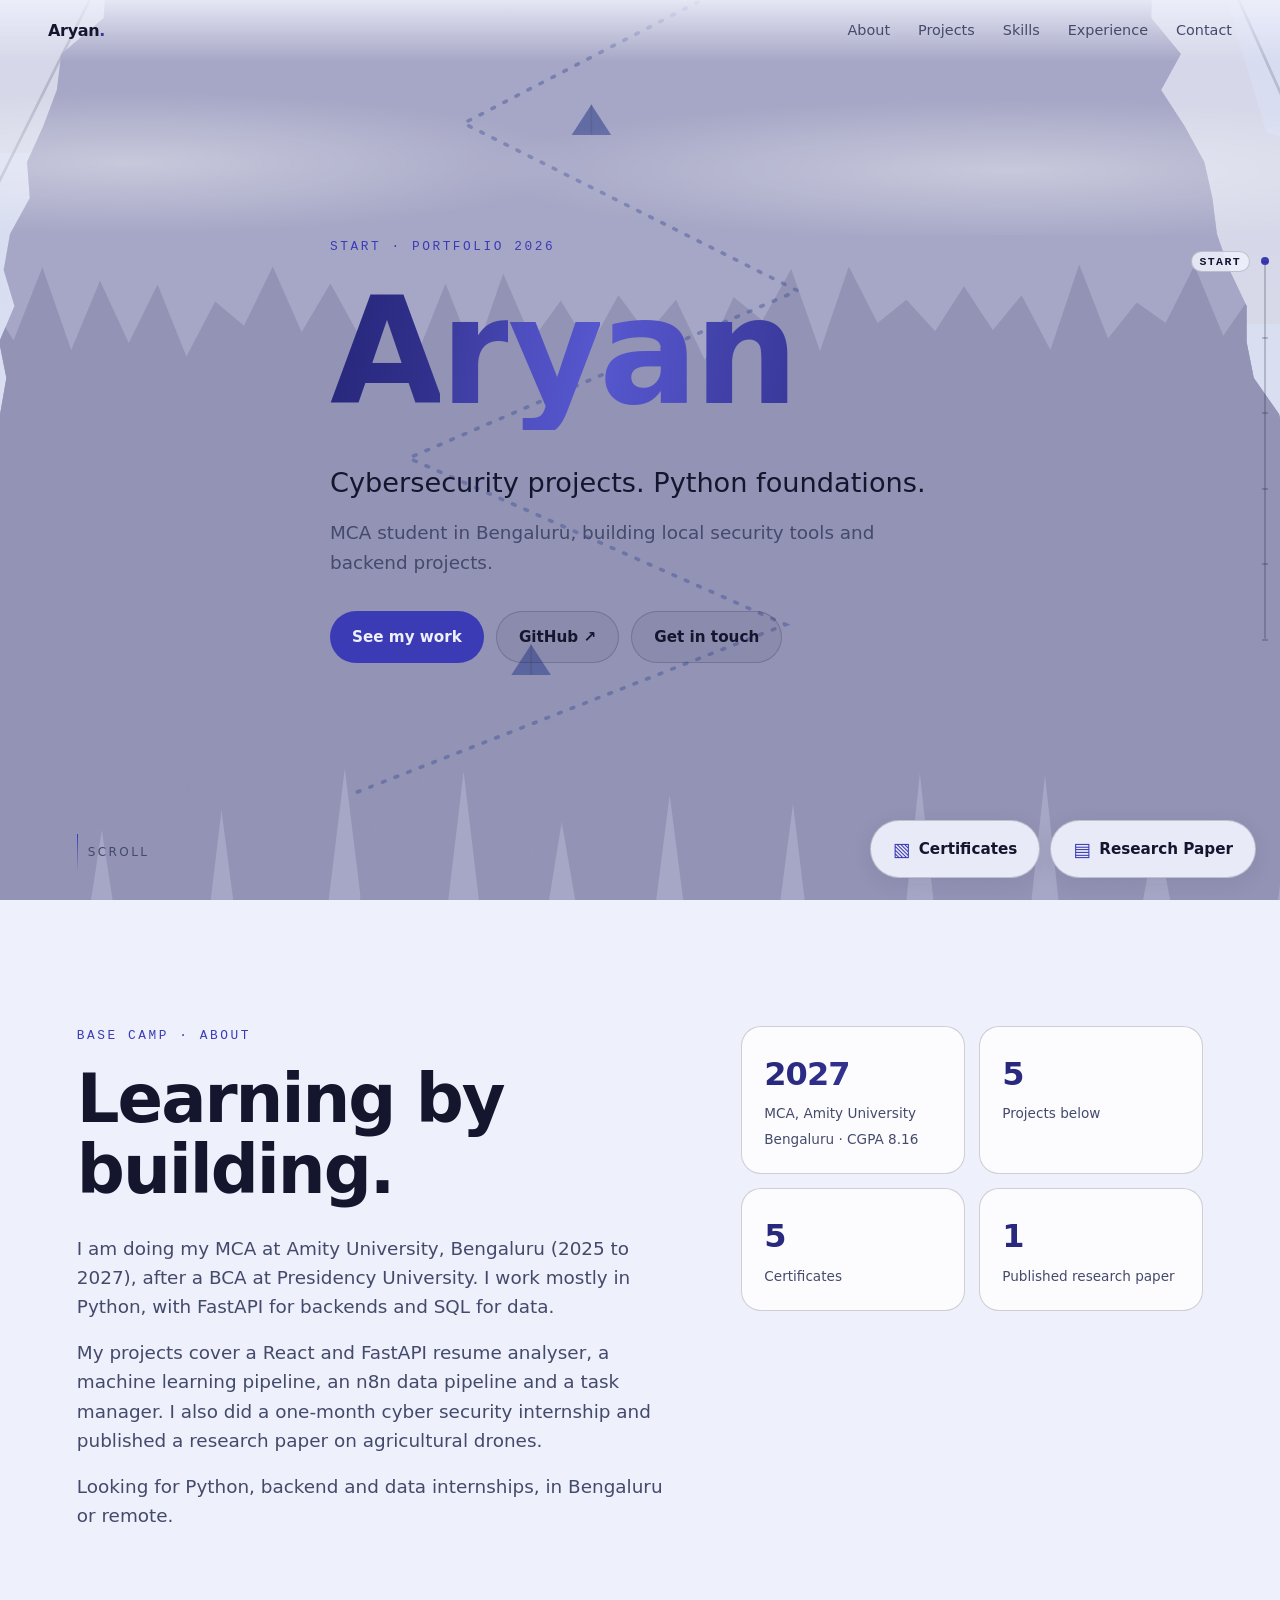
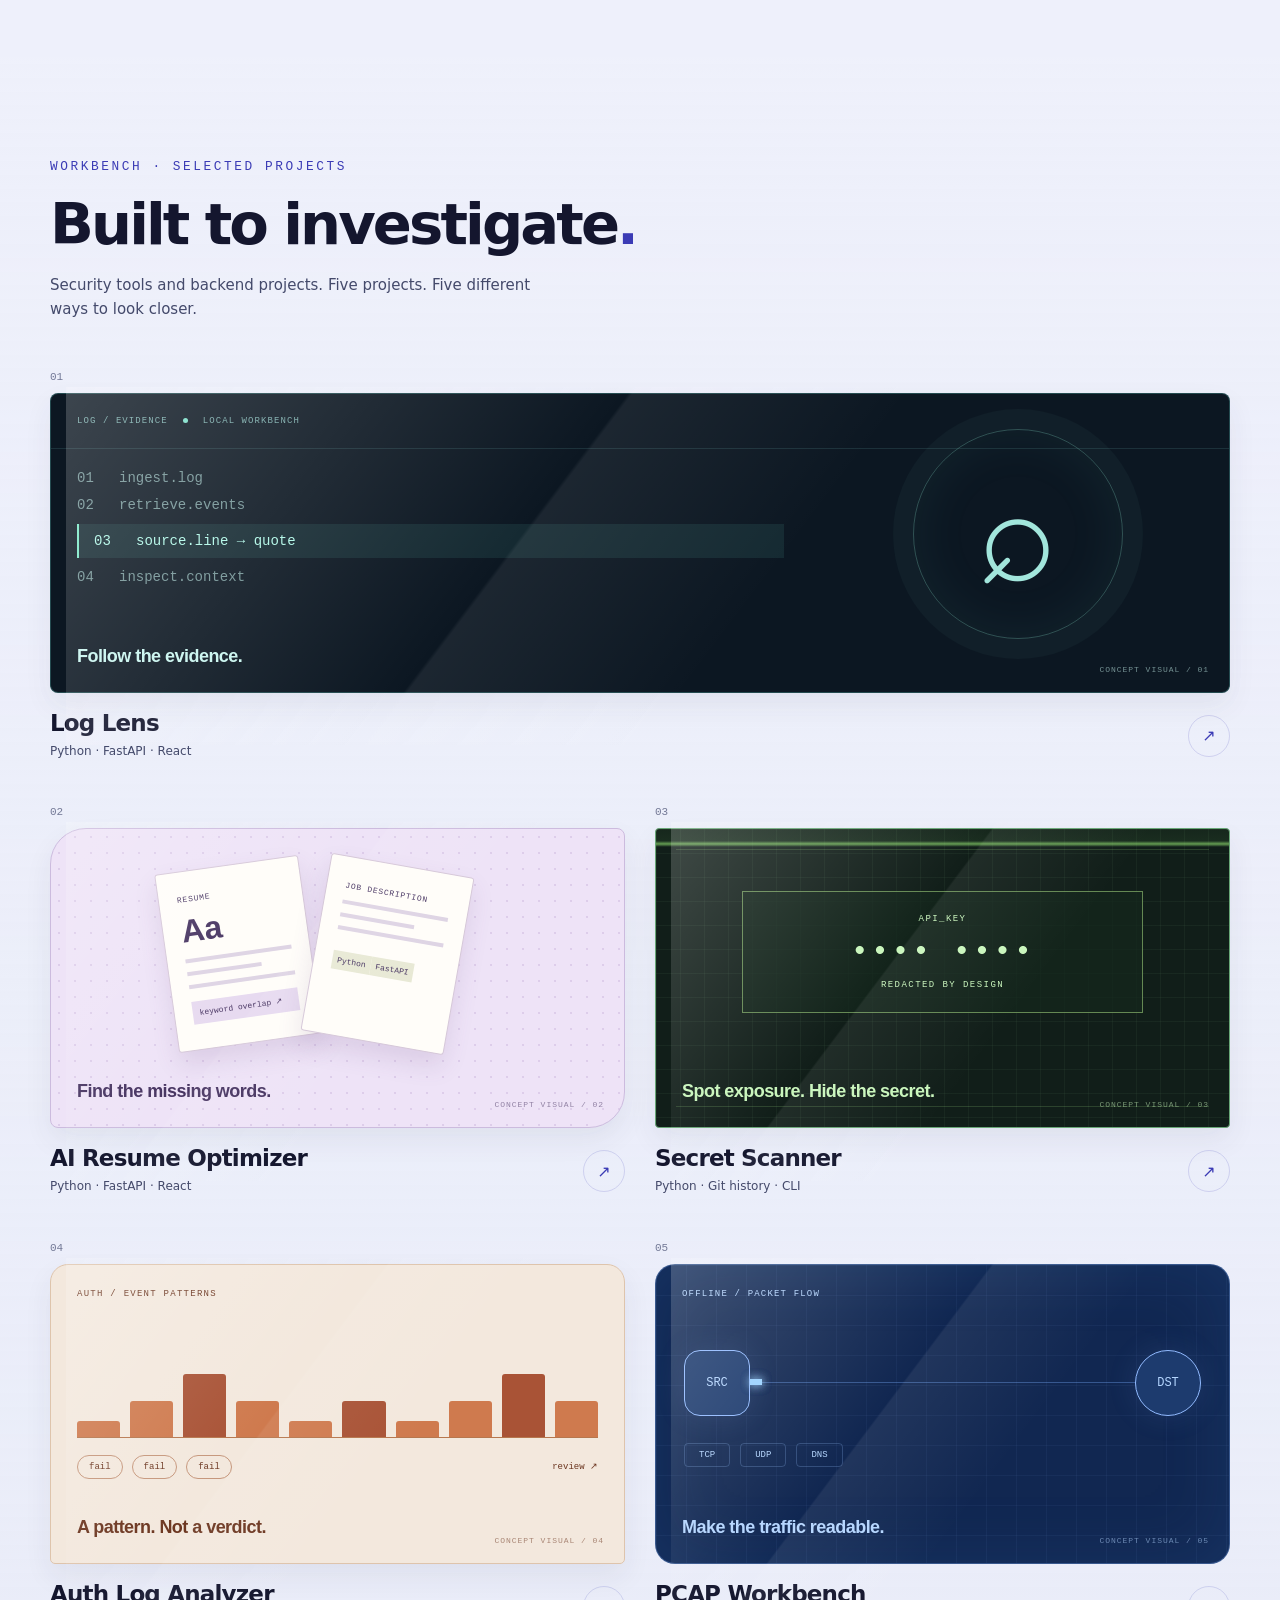
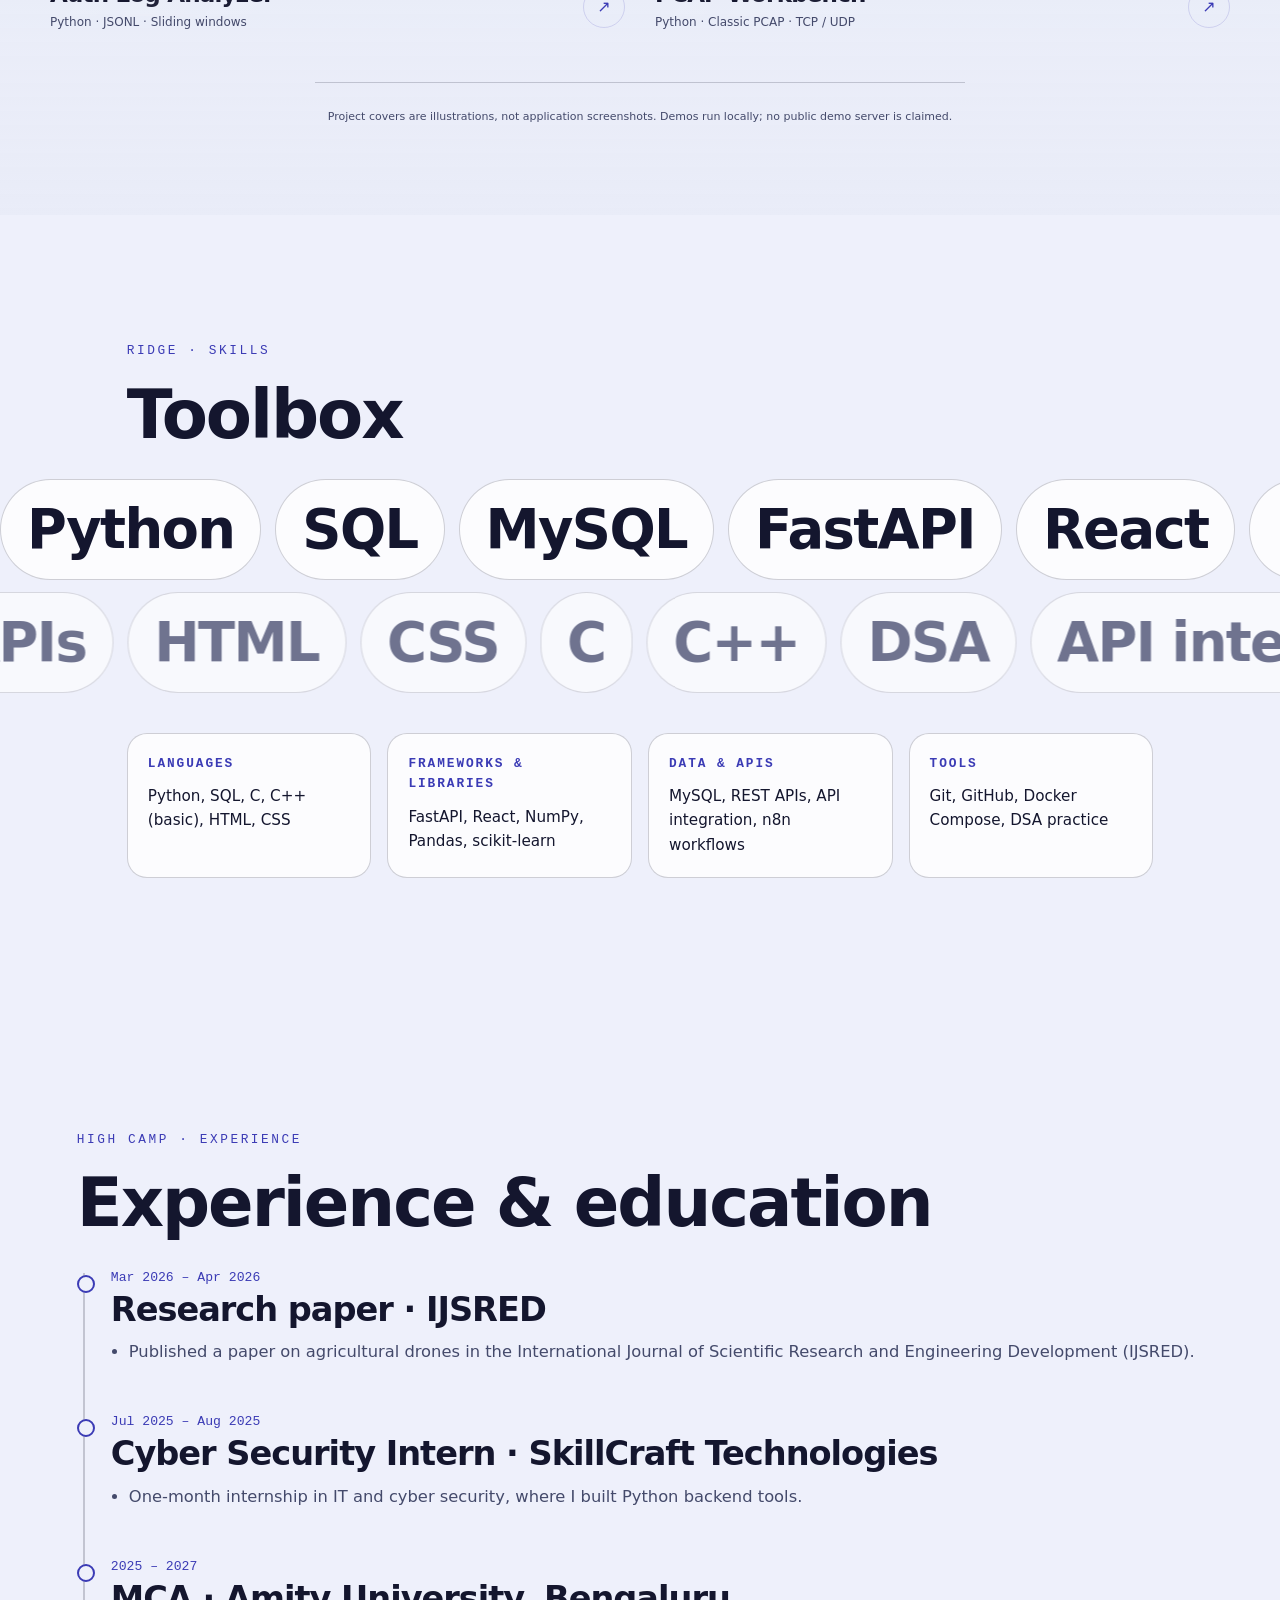
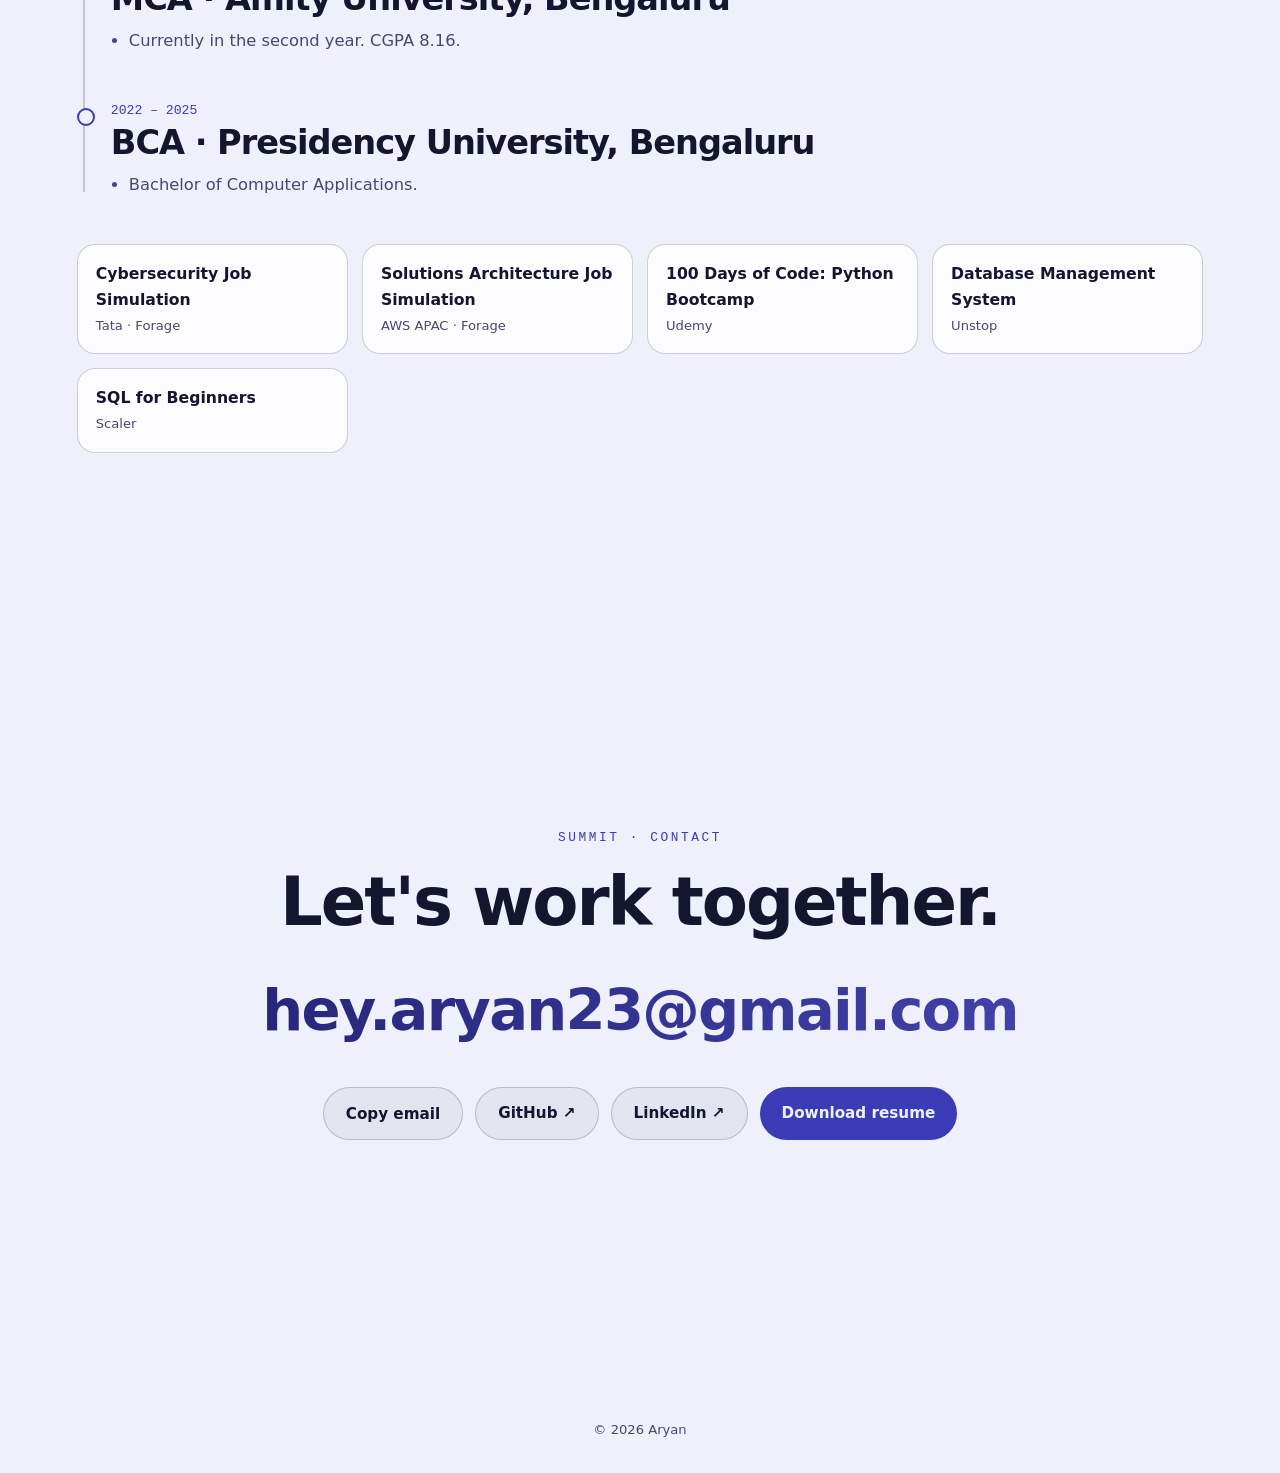
<file: index.html>
<!doctype html>
<html lang="en"><head><meta charset="utf-8"><meta name="viewport" content="width=device-width,initial-scale=1,viewport-fit=cover">
<title>Aryan · Python & Backend Developer</title><meta name="description" content="Portfolio of Aryan: MCA student in Bengaluru. Python, FastAPI, SQL and ML projects.">
<meta name="theme-color" content="#eef0fb">
<link rel="icon" href="data:image/svg+xml,%3Csvg xmlns='http://www.w3.org/2000/svg' viewBox='0 0 100 100'%3E%3Crect width='100' height='100' rx='24' fill='%23eef0fb'/%3E%3Ctext x='50' y='68' font-size='56' font-family='sans-serif' font-weight='800' text-anchor='middle' fill='%233b3bb5'%3EA%3C/text%3E%3C/svg%3E">
<link rel="stylesheet" href="style.css"><link rel="stylesheet" href="gallery.css"><link rel="stylesheet" href="projects.css"></head>
<body data-theme="home"><div id="scene" aria-hidden="true"></div><div class="progress"></div>
<nav><a class="logo" href="#top">Aryan<span class="grad">.</span></a><div class="links"><a href="#about">About</a><a href="#projects">Projects</a><a href="#skills">Skills</a><a href="#experience">Experience</a><a href="#contact">Contact</a></div></nav>
<section class="hero" id="top"><div class="wrap">
<div class="eyebrow">Start · Portfolio 2026</div>
<h1 class="gs" data-split>Aryan</h1>
<p class="role reveal" data-d=".5">Cybersecurity projects. Python foundations.</p><p class="sub reveal" data-d=".6">MCA student in Bengaluru, building local security tools and backend projects.</p>
<div class="cta reveal" data-d="1.2"><a class="btn primary" href="#projects">See my work</a><a class="btn" href="https://github.com/ar-yan9" target="_blank" rel="noopener">GitHub ↗</a><a class="btn" href="#contact">Get in touch</a></div></div>
<div class="scrollhint"><i></i>scroll</div></section>
<section id="about"><div class="wrap about-grid"><div><div class="eyebrow reveal">Base camp · About</div><h2 class="reveal">Learning by building.</h2>
<p class="reveal">I am doing my MCA at Amity University, Bengaluru (2025 to 2027), after a BCA at Presidency University. I work mostly in Python, with FastAPI for backends and SQL for data.</p>
<p class="reveal">My projects cover a React and FastAPI resume analyser, a machine learning pipeline, an n8n data pipeline and a task manager. I also did a one-month cyber security internship and published a research paper on agricultural drones.</p>
<p class="reveal">Looking for Python, backend and data internships, in Bengaluru or remote.</p></div>
<div class="stats reveal"><div class="stat"><b class="grad">2027</b><span>MCA, Amity University Bengaluru · CGPA 8.16</span></div><div class="stat"><b class="grad">5</b><span>Projects below</span></div><div class="stat"><b class="grad">5</b><span>Certificates</span></div><div class="stat"><b class="grad">1</b><span>Published research paper</span></div></div></div></section>
<section id="projects" class="project-gallery"><div class="wrap"><div class="project-heading"><div><div class="eyebrow">Workbench · Selected projects</div><h2>Built to investigate<span>.</span></h2><p>Security tools and backend projects. Five projects. Five different ways to look closer.</p></div></div><div class="project-wall"></div><p class="project-footnote">Project covers are illustrations, not application screenshots. Demos run locally; no public demo server is claimed.</p></div></section>
<section class="skills" id="skills"><div class="wrap"><div class="eyebrow reveal">Ridge · Skills</div><h2 class="reveal">Toolbox</h2></div>
<div class="mq " aria-hidden="true"><span>Python</span><span>SQL</span><span>MySQL</span><span>FastAPI</span><span>React</span><span>REST APIs</span><span>Pandas</span><span>NumPy</span><span>scikit-learn</span><span>n8n</span><span>Docker Compose</span><span>Git</span><span>Python</span><span>SQL</span><span>MySQL</span><span>FastAPI</span><span>React</span><span>REST APIs</span><span>Pandas</span><span>NumPy</span><span>scikit-learn</span><span>n8n</span><span>Docker Compose</span><span>Git</span></div><div class="mq alt" aria-hidden="true"><span>HTML</span><span>CSS</span><span>C</span><span>C++</span><span>DSA</span><span>API integration</span><span>GitHub</span><span>Python</span><span>SQL</span><span>FastAPI</span><span>React</span><span>REST APIs</span><span>HTML</span><span>CSS</span><span>C</span><span>C++</span><span>DSA</span><span>API integration</span><span>GitHub</span><span>Python</span><span>SQL</span><span>FastAPI</span><span>React</span><span>REST APIs</span></div>
<div class="wrap"><div class="skillgrid">
<div class="sk reveal"><h4>Languages</h4><p>Python, SQL, C, C++ (basic), HTML, CSS</p></div>
<div class="sk reveal" data-d=".06"><h4>Frameworks &amp; libraries</h4><p>FastAPI, React, NumPy, Pandas, scikit-learn</p></div>
<div class="sk reveal" data-d=".12"><h4>Data &amp; APIs</h4><p>MySQL, REST APIs, API integration, n8n workflows</p></div>
<div class="sk reveal" data-d=".18"><h4>Tools</h4><p>Git, GitHub, Docker Compose, DSA practice</p></div></div></div></section>
<section id="experience"><div class="wrap"><div class="eyebrow reveal">High camp · Experience</div><h2 class="reveal">Experience &amp; education</h2>
<div class="tl"><div class="rail"></div><div class="fill"></div>
<div class="job reveal"><div class="when">Mar 2026 – Apr 2026</div><h3>Research paper · IJSRED</h3><ul><li>Published a paper on agricultural drones in the International Journal of Scientific Research and Engineering Development (IJSRED).</li></ul></div>
<div class="job reveal"><div class="when">Jul 2025 – Aug 2025</div><h3>Cyber Security Intern · SkillCraft Technologies</h3><ul><li>One-month internship in IT and cyber security, where I built Python backend tools.</li></ul></div>
<div class="job reveal"><div class="when">2025 – 2027</div><h3>MCA · Amity University, Bengaluru</h3><ul><li>Currently in the second year. CGPA 8.16.</li></ul></div>
<div class="job reveal"><div class="when">2022 – 2025</div><h3>BCA · Presidency University, Bengaluru</h3><ul><li>Bachelor of Computer Applications.</li></ul></div></div>
<div class="certs"><div class="cert reveal"><b>Cybersecurity Job Simulation</b><span>Tata · Forage</span></div><div class="cert reveal"><b>Solutions Architecture Job Simulation</b><span>AWS APAC · Forage</span></div><div class="cert reveal"><b>100 Days of Code: Python Bootcamp</b><span>Udemy</span></div><div class="cert reveal"><b>Database Management System</b><span>Unstop</span></div><div class="cert reveal"><b>SQL for Beginners</b><span>Scaler</span></div></div></div></section>
<section class="contact" id="contact"><div class="eyebrow reveal">Summit · Contact</div><h2 class="reveal">Let's work together.</h2>
<a class="mail grad reveal" href="mailto:hey.aryan23@gmail.com">hey.aryan23@gmail.com</a>
<div class="row reveal"><button class="btn" id="copy" type="button">Copy email</button><a class="btn" href="https://github.com/ar-yan9" target="_blank" rel="noopener">GitHub ↗</a><a class="btn" href="https://www.linkedin.com/in/ar-yan9" target="_blank" rel="noopener">LinkedIn ↗</a><a class="btn primary" href="Aryan_Resume_Latest.pdf" target="_blank" rel="noopener">Download resume</a></div></section>
<footer>© <span id="yr"></span> Aryan</footer>
<script src="scene.js"></script><script src="main.js"></script><aside class="document-buttons" aria-label="Documents"><a class="btn" href="certificates.html"><span aria-hidden="true">▧</span> Certificates</a><a class="btn" href="research.html"><span aria-hidden="true">▤</span> Research Paper</a></aside><dialog class="project-viewer" aria-labelledby="project-title"><button class="project-close" type="button" aria-label="Close project">×</button><div class="project-detail"><div class="detail-art"></div><div class="detail-copy"><p class="detail-category"></p><h2 id="project-title"></h2><p class="detail-summary"></p><div class="detail-stack"></div><p class="detail-limit"></p><div class="detail-actions"><a class="btn primary project-source" target="_blank" rel="noopener">GitHub ↗</a><button class="btn demo-toggle" type="button" aria-expanded="false">Local demo ↓</button></div><div class="local-demo" hidden><h3>Run locally</h3><p class="demo-note"></p><pre><code></code></pre><p>Use synthetic or authorized data only. See the repository README for full setup and limits.</p></div></div></div></dialog><script src="projects.js"></script></body></html>
</file>
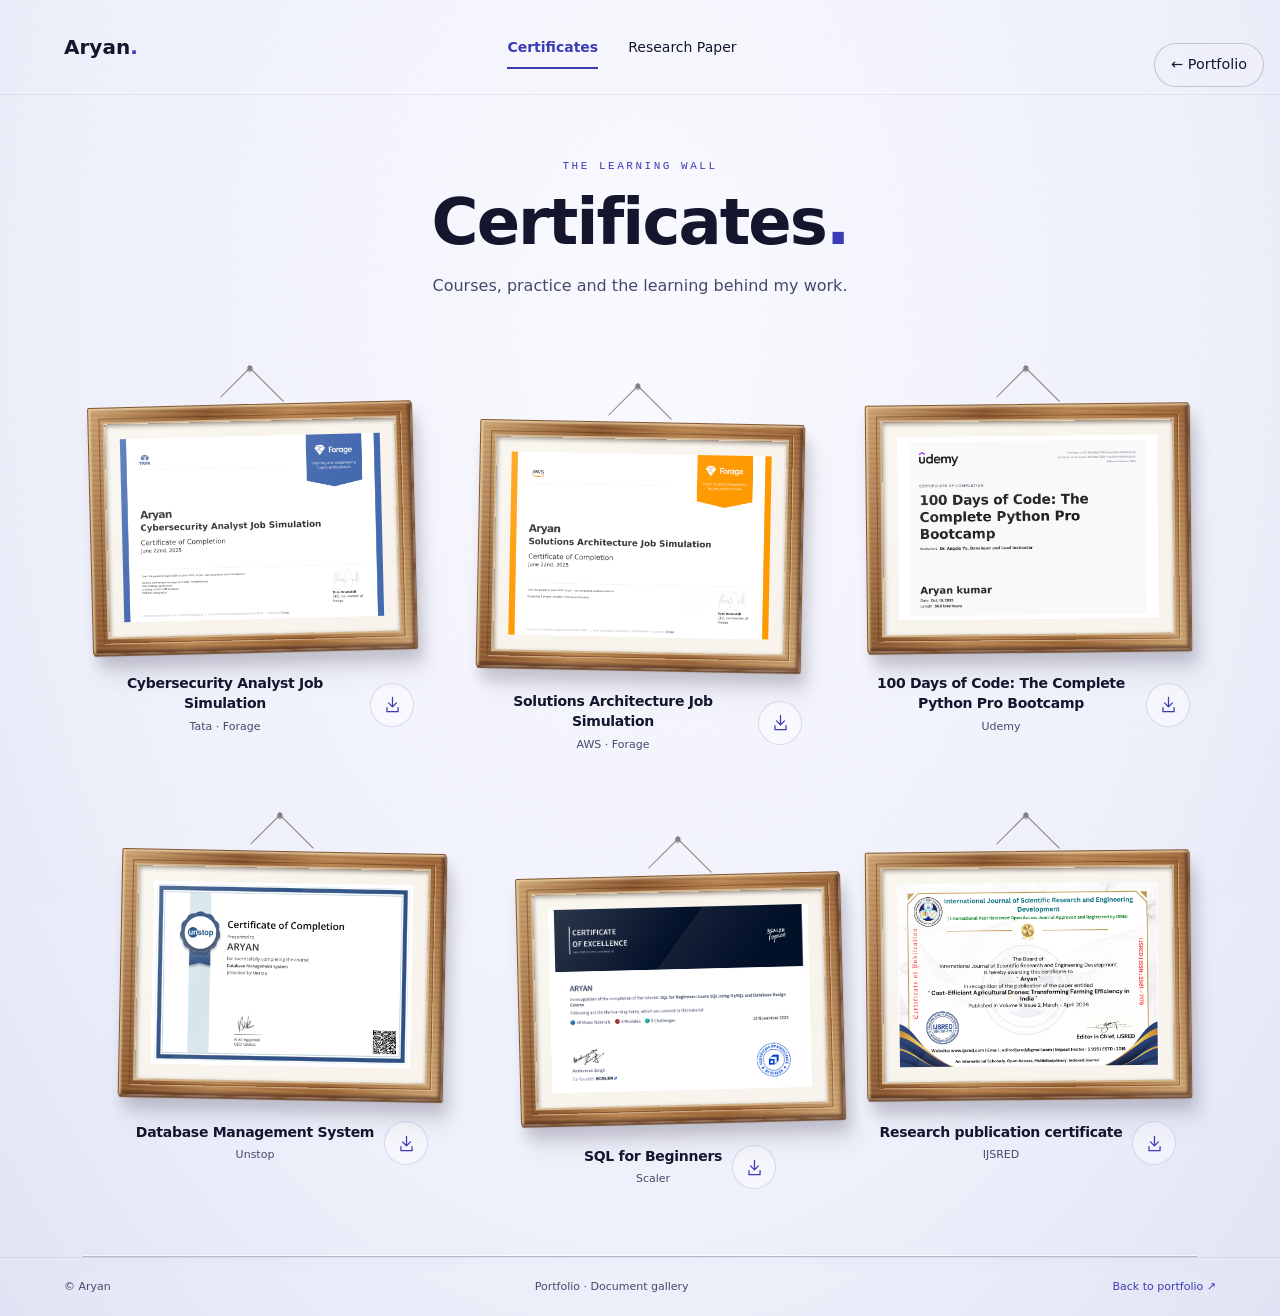
<file: certificates.html>
<!doctype html><html lang="en"><head><meta charset="utf-8"><meta name="viewport" content="width=device-width,initial-scale=1"><meta name="theme-color" content="#eef0fb"><title>Certificates · Aryan</title><link rel="stylesheet" href="style.css"><link rel="stylesheet" href="gallery.css"></head><body class="gallery-page" data-kind="certificates"><a class="skip-gallery" href="#wall">Skip to frames</a><header class="gallery-nav"><a class="logo" href="index.html">Aryan<span>.</span></a><div><a href="certificates.html" aria-current="page">Certificates</a><a href="research.html" >Research Paper</a></div><a class="back" href="index.html">← Portfolio</a></header><main><div class="gallery-heading"><p class="eyebrow">The learning wall</p><h1>Certificates<span>.</span></h1><p>Courses, practice and the learning behind my work.</p></div><div class="gallery-wall" id="wall"></div></main><footer class="gallery-footer"><span>© Aryan</span><span>Portfolio · Document gallery</span><a href="index.html">Back to portfolio ↗</a></footer><dialog class="frame-viewer" aria-label="Document preview"><button class="viewer-close" aria-label="Close preview" type="button">×</button><div class="viewer-stage"><div class="viewer-frame wood-frame"></div><div class="viewer-caption"><div><p class="viewer-issuer"></p><h2></h2><p class="viewer-note"></p></div><div class="viewer-download"></div></div></div></dialog><script src="gallery.js"></script></body></html>
</file>
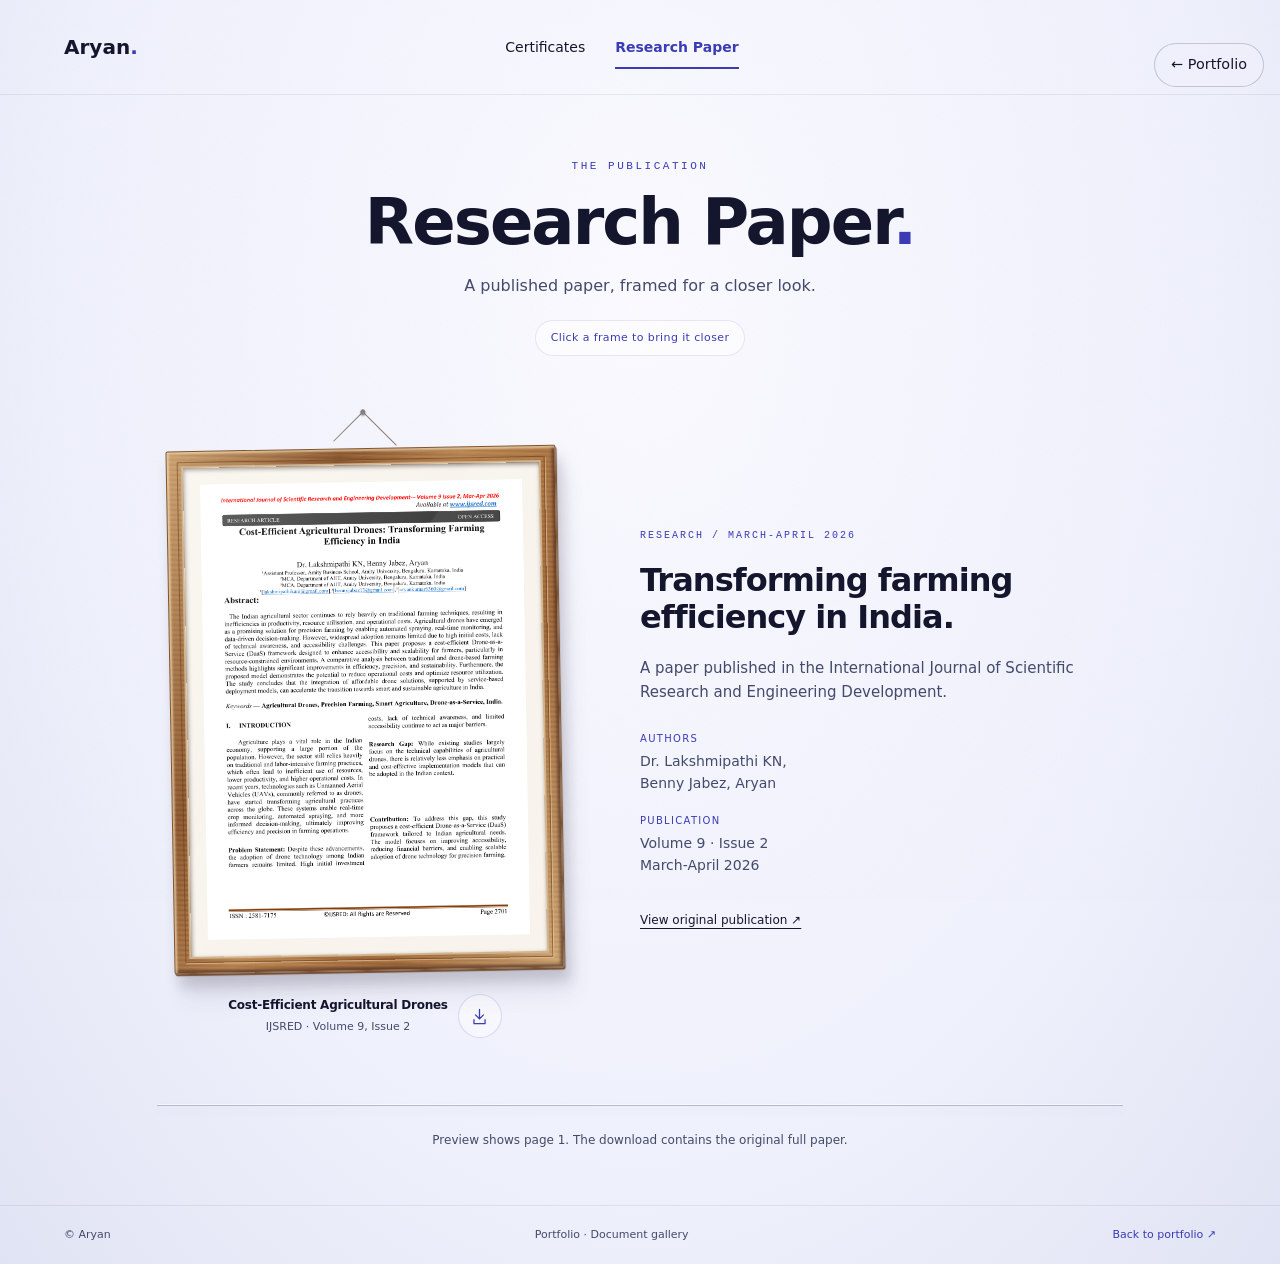
<file: research.html>
<!doctype html><html lang="en"><head><meta charset="utf-8"><meta name="viewport" content="width=device-width,initial-scale=1"><meta name="theme-color" content="#eef0fb"><title>Research Paper · Aryan</title><link rel="stylesheet" href="style.css"><link rel="stylesheet" href="gallery.css"></head><body class="gallery-page" data-kind="research"><a class="skip-gallery" href="#wall">Skip to frames</a><header class="gallery-nav"><a class="logo" href="index.html">Aryan<span>.</span></a><div><a href="certificates.html" >Certificates</a><a href="research.html" aria-current="page">Research Paper</a></div><a class="back" href="index.html">← Portfolio</a></header><main><div class="gallery-heading"><p class="eyebrow">The publication</p><h1>Research Paper<span>.</span></h1><p>A published paper, framed for a closer look.</p><span class="gallery-hint">Click a frame to bring it closer</span></div><div class="gallery-wall" id="wall"></div><p class="gallery-note">Preview shows page 1. The download contains the original full paper.</p></main><footer class="gallery-footer"><span>© Aryan</span><span>Portfolio · Document gallery</span><a href="index.html">Back to portfolio ↗</a></footer><dialog class="frame-viewer" aria-label="Document preview"><button class="viewer-close" aria-label="Close preview" type="button">×</button><div class="viewer-stage"><div class="viewer-frame wood-frame"></div><div class="viewer-caption"><div><p class="viewer-issuer"></p><h2></h2><p class="viewer-note"></p></div><div class="viewer-download"></div></div></div></dialog><script src="gallery.js"></script></body></html>
</file>
<file: style.css>
:root{--g1:#26267a;--g2:#5b5bd6;--onacc:#eef0fb;--navbg:rgba(238,240,251,.88);--bg:#eef0fb;--fg:#14162e;--mut:#444a6b;--a:#3b3bb5;--b:#3b3bb5;--c:#6366f1;--line:rgba(20,22,46,.2);--card:rgba(255,255,255,.8);--accent:var(--a);--accent2:var(--b)}
*{box-sizing:border-box;margin:0;padding:0}
html{scroll-behavior:smooth;-webkit-text-size-adjust:100%}
body{background:var(--bg);color:var(--fg);font-family:Inter,ui-sans-serif,system-ui,-apple-system,"Segoe UI",Roboto,sans-serif;line-height:1.6;overflow-x:hidden}
a{color:inherit;text-decoration:none}
.progress{position:fixed;top:0;left:0;height:3px;width:100%;transform-origin:0 50%;transform:scaleX(0);background:linear-gradient(90deg,var(--accent),var(--accent2));z-index:50}
nav{position:fixed;top:0;left:0;right:0;display:flex;justify-content:space-between;align-items:center;padding:18px clamp(18px,4vw,48px);z-index:40;background:linear-gradient(180deg,var(--navbg),transparent)}
nav .logo{font-weight:800;letter-spacing:-.02em}
nav .links{display:flex;gap:clamp(12px,2.2vw,28px);font-size:.9rem;color:var(--mut)}
nav .links a:hover{color:var(--fg)}
section{position:relative;padding:clamp(80px,14vh,160px) clamp(20px,6vw,96px)}
.wrap{max-width:1180px;margin:0 auto}
.eyebrow{font-family:ui-monospace,Menlo,Consolas,monospace;font-size:.8rem;letter-spacing:.2em;text-transform:uppercase;color:var(--accent);margin-bottom:18px}
h1,h2,h3{letter-spacing:-.03em;line-height:1.05}
h2{font-size:clamp(2rem,5.5vw,4.2rem);margin-bottom:28px}
p{color:var(--mut);font-size:clamp(1rem,1.5vw,1.15rem)}
.grad{background:linear-gradient(100deg,var(--g1),var(--g2));-webkit-background-clip:text;background-clip:text;color:transparent;background-size:200% 100%}
.reveal{opacity:0;transform:translateY(40px);transition:opacity .9s cubic-bezier(.2,.7,.2,1),transform .9s cubic-bezier(.2,.7,.2,1)}
.reveal.in{opacity:1;transform:none}
.hero{min-height:100svh;display:flex;flex-direction:column;justify-content:center}
.hero h1{font-size:clamp(3rem,11.5vw,10rem);font-weight:900}
.hero h1 .ln{display:block;overflow:hidden;padding-bottom:.06em}
.hero h1 .ch{display:inline-block;transform:translateY(110%) rotate(8deg);animation:up 1s cubic-bezier(.2,.8,.2,1) forwards}
@keyframes up{to{transform:none}}
.hero .role{font-size:clamp(1.1rem,2.4vw,1.7rem);margin-top:22px;color:var(--fg)}
.hero .sub{max-width:620px;margin-top:14px}
.cta{display:flex;flex-wrap:wrap;gap:12px;margin-top:34px}
.btn{display:inline-flex;align-items:center;gap:8px;padding:13px 22px;border-radius:999px;border:1px solid var(--line);background:rgba(20,22,46,.05);font-weight:600;font-size:.95rem;transition:transform .25s,background .25s,border-color .25s;cursor:pointer;color:var(--fg);font-family:inherit}
.btn:hover{transform:translateY(-3px);border-color:var(--accent2);background:rgba(20,22,46,.09)}
.btn.primary{background:var(--accent);color:var(--onacc);border:0}
.scrollhint{position:absolute;bottom:28px;left:clamp(20px,6vw,96px);font-size:.75rem;letter-spacing:.2em;color:var(--mut);text-transform:uppercase;display:flex;gap:10px;align-items:center}
.scrollhint i{width:1px;height:38px;background:linear-gradient(var(--accent2),transparent);animation:drip 2s infinite}
@keyframes drip{0%{transform:scaleY(0);transform-origin:top}50%{transform:scaleY(1);transform-origin:top}51%{transform-origin:bottom}100%{transform:scaleY(0);transform-origin:bottom}}
.about-grid{display:grid;grid-template-columns:1.3fr 1fr;gap:clamp(24px,5vw,72px);align-items:start}
.about-grid p+p{margin-top:16px}
.stats{display:grid;grid-template-columns:1fr 1fr;gap:14px}
.stat{border:1px solid var(--line);background:var(--card);border-radius:20px;padding:22px;}
.stat b{display:block;font-size:2rem;letter-spacing:-.03em}
.stat span{font-size:.85rem;color:var(--mut)}
.pgrid{display:grid;grid-template-columns:repeat(2,1fr);gap:22px;margin-top:30px}
.pcard{min-height:320px;border-radius:28px;border:1px solid var(--line);background:var(--card);padding:28px;display:flex;flex-direction:column;justify-content:space-between;position:relative;overflow:hidden;transition:border-color .3s,transform .3s}
.pcard:hover{border-color:var(--pc,var(--accent));transform:translateY(-4px)}
.pcard::before{content:"";position:absolute;inset:-40%;background:radial-gradient(circle at 30% 20%,var(--pc,var(--accent)),transparent 45%);opacity:.16;transition:opacity .4s}
.pcard:hover::before{opacity:.3}
.pcard>*{position:relative}.pcard{text-decoration:none}
.pcard .num{font-family:ui-monospace,monospace;color:var(--accent);font-size:.85rem}
.pcard h3{font-size:clamp(1.6rem,3vw,2.3rem);margin:8px 0 10px}
.pcard p{font-size:1rem}
.chips{display:flex;flex-wrap:wrap;gap:8px;margin-top:14px}
.chip{font-size:.78rem;padding:5px 11px;border-radius:999px;border:1px solid var(--line);color:var(--fg);background:rgba(20,22,46,.05)}
.pcard .open{font-weight:700;display:flex;align-items:center;gap:8px;margin-top:16px}
.more{margin-top:26px;font-size:.95rem;color:var(--mut)}
.more a{color:var(--accent);border-bottom:1px solid currentColor}
/* skills */
.skills{overflow:hidden;padding-left:0;padding-right:0}
.skills .wrap{padding:0 clamp(20px,6vw,96px)}
.mq{display:flex;gap:14px;width:max-content;margin:12px 0;will-change:transform}
.mq span{font-size:clamp(1.4rem,4.5vw,3.4rem);font-weight:800;letter-spacing:-.03em;padding:6px 26px;border:1px solid var(--line);border-radius:999px;white-space:nowrap;background:var(--card)}
.mq.alt span{color:var(--mut);opacity:.75}
.skillgrid{display:grid;grid-template-columns:repeat(auto-fit,minmax(240px,1fr));gap:16px;margin-top:40px}
.sk{border:1px solid var(--line);border-radius:20px;padding:20px;background:var(--card);}
.sk h4{font-size:.8rem;letter-spacing:.15em;text-transform:uppercase;color:var(--accent);margin-bottom:10px;font-family:ui-monospace,monospace}
.sk p{font-size:.95rem;color:var(--fg)}
/* timeline */
.tl{position:relative;padding-left:34px;margin-top:20px}
.tl .rail{position:absolute;left:6px;top:6px;bottom:6px;width:2px;background:var(--line)}
.tl .fill{position:absolute;left:6px;top:6px;width:2px;height:calc(100% - 12px);transform-origin:0 0;transform:scaleY(0);background:linear-gradient(var(--accent),var(--accent2))}
.job{position:relative;margin-bottom:46px}
.job::before{content:"";position:absolute;left:-34px;top:8px;width:14px;height:14px;border-radius:50%;background:var(--bg);border:2px solid var(--accent2);}
.job .when{font-family:ui-monospace,monospace;font-size:.82rem;color:var(--accent2)}
.job h3{font-size:clamp(1.4rem,3vw,2.1rem);margin:4px 0}
.job ul{margin-top:12px;padding-left:18px;color:var(--mut)}
.job li{margin-bottom:8px;font-size:1.02rem}
.certs{display:grid;grid-template-columns:repeat(auto-fit,minmax(260px,1fr));gap:14px;margin-top:30px}
.cert{border:1px solid var(--line);border-radius:18px;padding:16px 18px;background:var(--card)}
.cert b{display:block;font-size:.98rem}.cert span{font-size:.82rem;color:var(--mut)}
/* contact */
.contact{text-align:center;min-height:90vh;display:flex;flex-direction:column;justify-content:center;align-items:center}
.contact .mail{font-size:clamp(1.3rem,5vw,3.6rem);font-weight:800;letter-spacing:-.03em;word-break:break-all;display:inline-block;transition:transform .2s}
.contact .row{display:flex;flex-wrap:wrap;gap:12px;justify-content:center;margin-top:30px}
footer{padding:30px;text-align:center;color:var(--mut);font-size:.82rem}
/* detail pages */
.dhero{min-height:92svh;display:flex;flex-direction:column;justify-content:center;padding-top:110px}
.dhero h1{font-size:clamp(2.6rem,9vw,7.5rem);font-weight:900}
.back{position:fixed;top:18px;left:clamp(18px,4vw,48px);z-index:45;font-size:.9rem;padding:8px 16px;border-radius:999px;border:1px solid var(--line);background:var(--navbg);}
.dnav{position:fixed;top:18px;right:clamp(18px,4vw,48px);z-index:45;display:flex;gap:10px}
.dnav a{font-size:.9rem;padding:8px 16px;border-radius:999px;border:1px solid var(--line);background:var(--navbg);}
.facts{display:grid;grid-template-columns:repeat(auto-fit,minmax(230px,1fr));gap:16px;margin-top:30px}
.fact{border:1px solid var(--line);border-radius:22px;padding:22px;background:var(--card);}
.fact h4{font-size:1.15rem;margin-bottom:8px;letter-spacing:-.02em}
.fact p{font-size:.95rem}
.steps{counter-reset:s;display:grid;gap:18px;margin-top:20px}
.step{display:grid;grid-template-columns:70px 1fr;gap:18px;align-items:start;border-top:1px solid var(--line);padding-top:18px}
.step::before{counter-increment:s;content:"0" counter(s);font-family:ui-monospace,monospace;font-size:2rem;color:var(--accent2);font-weight:700}
.step h4{font-size:1.3rem;margin-bottom:4px}
.note{border-left:3px solid var(--accent2);padding:10px 16px;background:rgba(20,22,46,.05);border-radius:0 12px 12px 0;margin-top:22px;font-size:.95rem;color:var(--fg)}
.nextp{display:block;text-align:center;padding:90px 20px}
.nextp small{display:block;color:var(--mut);letter-spacing:.2em;text-transform:uppercase;font-size:.75rem;margin-bottom:10px}
.nextp b{font-size:clamp(2rem,7vw,5rem);letter-spacing:-.03em}
.demo{margin-top:24px;font-family:ui-monospace,Menlo,monospace;font-size:.88rem;border:1px solid var(--line);border-radius:16px;padding:16px;background:#14162e;color:#eef0fb;overflow:auto;white-space:pre}
@media(max-width:820px){
 nav .links{display:none}
 .about-grid{grid-template-columns:1fr}
 .pgrid{grid-template-columns:1fr}
 .step{grid-template-columns:48px 1fr}
 .dnav{display:none}
}
@media(prefers-reduced-motion:reduce){.reveal{opacity:1;transform:none;transition:none}.hero h1 .ch{animation:none;transform:none}.conic{display:none}}

.gs .ch{background:linear-gradient(100deg,var(--g1),var(--g2),var(--g1));background-size:1000% 100%;-webkit-background-clip:text;background-clip:text;color:transparent}
.dhero h1{overflow-wrap:anywhere;font-size:clamp(2.4rem,8vw,6.5rem)}
.hero h1 .ln{white-space:nowrap}
@media(max-width:820px){.dhero h1 .ln{white-space:normal}.hero h1{font-size:clamp(2.6rem,15vw,5rem)}}
.stat b{font-size:clamp(1.4rem,5vw,2rem)}
.dhero p{text-shadow:0 2px 14px var(--navbg)}
.dhero h1{overflow-wrap:break-word;font-size:clamp(2.2rem,7vw,5.5rem)}.dhero h1 .ln{white-space:normal}

.btn:hover{border-color:var(--accent)}.back,.dnav a{background:var(--navbg)}nav .links a:hover{color:var(--accent)}


body{background:var(--bg)}
#scene{position:fixed;inset:0;z-index:-1;overflow:hidden;pointer-events:none;contain:strict}
#scene .sky,#scene .far,#scene .world,#scene .fg,#scene .stars{position:absolute;left:0;width:100%}
#scene .sky{top:0;height:100%}
#scene .stars{top:0;height:60%}
#scene .stars .tw{animation:tw 4s ease-in-out infinite alternate}
@keyframes tw{from{opacity:.25}to{opacity:1}}
#scene .orb{position:absolute;left:0;top:0;width:min(16vmin,150px);height:min(16vmin,150px);margin:-8vmin 0 0 -8vmin;border-radius:50%;will-change:transform;opacity:.6}
#scene .orb.big{width:min(26vmin,240px);height:min(26vmin,240px);margin:-13vmin 0 0 -13vmin}
#scene .far{top:0;height:150vh;will-change:transform;opacity:.6}
#scene .far svg,#scene .fg svg{display:block;width:100%;height:100%}
#scene .world{top:0;height:320vh;will-change:transform}
#scene .mt{position:absolute;left:50%;top:0;height:100%;width:max(100vw,144vh);transform:translateX(-50%)}
#scene .mt svg{display:block;width:100%;height:100%}
#scene .fg{bottom:0;height:24vh;will-change:transform}
#scene .mist{opacity:.55;position:absolute;left:-30%;width:160%;height:16vh;margin-top:-8vh;animation:drift 70s ease-in-out infinite alternate;will-change:transform}
@keyframes drift{from{transform:translate3d(-6%,0,0)}to{transform:translate3d(6%,0,0)}}
/* altitude HUD */
.hud{position:fixed;right:14px;top:50%;transform:translateY(-50%);height:42vh;width:2px;background:var(--line);z-index:30;border-radius:2px}
.hud i{position:absolute;right:-3px;width:8px;height:8px;border-radius:50%;background:var(--accent);top:0;margin-top:-4px;will-change:transform}
.hud b{position:absolute;right:16px;top:0;margin-top:-10px;font:600 .72rem ui-monospace,Menlo,monospace;letter-spacing:.12em;text-transform:uppercase;color:var(--fg);background:var(--navbg);padding:3px 8px;border-radius:999px;border:1px solid var(--line);white-space:nowrap}
.hud u{position:absolute;right:-2px;width:6px;height:2px;background:var(--line)}
@media(max-width:820px){.hud{right:8px;height:34vh}.hud b{display:none}}
@media(prefers-reduced-motion:reduce){#scene .mist,#scene .stars .tw{animation:none}}
body[data-theme=triage]{--bg:#0c2218;--fg:#e6e9f8;--mut:#b6c7ba;--a:#a5b4fc;--accent:#a5b4fc;--accent2:#a5b4fc;--line:rgba(238,240,226,.24);--card:rgba(14,40,30,.82);--g1:#a5b4fc;--g2:#e6e9f8;--onacc:#07150f;--navbg:rgba(12,34,24,.9)}
body[data-theme=triage] .demo{background:#06130d;color:#e6e9f8}
</file>
<file: gallery.css>
.document-buttons{position:fixed;bottom:22px;right:24px;display:flex;gap:10px;z-index:41}.document-buttons .btn{background:rgba(238,240,251,.94);backdrop-filter:blur(16px);box-shadow:0 5px 22px #14162e12}.document-buttons .btn span{color:var(--a);font-size:19px}
.gallery-page{min-height:100vh;background:radial-gradient(ellipse at 50% 24%,#fafaff 0,#eef0fb 65%,#e0e3f3 100%);color:var(--fg)}.gallery-page::after{content:"";position:fixed;inset:0;pointer-events:none;opacity:.035;background-image:url("data:image/svg+xml,%3Csvg xmlns='http://www.w3.org/2000/svg' width='150' height='150'%3E%3Cfilter id='n'%3E%3CfeTurbulence type='fractalNoise' baseFrequency='.7' numOctaves='3' stitchTiles='stitch'/%3E%3C/filter%3E%3Crect width='100%25' height='100%25' opacity='.6' filter='url(%23n)'/%3E%3C/svg%3E");z-index:-1}.gallery-nav{max-width:1440px;margin:auto;padding:25px 5%;display:flex;justify-content:space-between;align-items:center;gap:25px;font-size:14px;border-bottom:1px solid #14162e12}.gallery-nav .logo{font-size:20px;font-weight:800}.gallery-nav .logo span,.gallery-heading h1 span{color:var(--a)}.gallery-nav>div{display:flex;gap:30px}.gallery-nav [aria-current]{color:var(--a);font-weight:650}.gallery-nav [aria-current]::after{content:"";display:block;margin-top:4px;height:2px;background:var(--a)}.gallery-nav a{min-height:44px;display:inline-flex;align-items:center;position:relative}.gallery-nav [aria-current]::after{position:absolute;bottom:0;left:0;right:0}.gallery-heading{text-align:center;padding:63px 20px 48px}.gallery-heading .eyebrow{font-size:11px;letter-spacing:.23em;margin-bottom:13px}.gallery-heading h1{font-size:clamp(38px,5vw,64px);font-weight:800;margin-bottom:17px}.gallery-heading>p:not(.eyebrow){font-size:16px}.gallery-hint{display:inline-block;margin-top:22px;padding:8px 15px;border:1px solid #3b3bb51d;border-radius:24px;font-size:11px;letter-spacing:.035em;color:var(--a);background:#fff8}.gallery-wall{max-width:1210px;margin:auto;padding:32px 55px 68px;display:grid;grid-template-columns:repeat(3,minmax(0,1fr));column-gap:64px;row-gap:72px;position:relative}.gallery-wall::after{content:"";position:absolute;left:4%;right:4%;bottom:0;border-top:1px solid #b4b9d0;box-shadow:0 -1px #ffffff9c,0 4px 10px #727a9b29}.frame-card{min-width:0;position:relative;padding-top:26px;text-align:center;--tilt:-1.4deg}.frame-card:nth-child(2n){--tilt:1.1deg}.frame-card:nth-child(3n){--tilt:-.6deg}.hanging-wire{position:absolute;top:0;left:calc(50% - 24px);width:48px;height:42px;transform:rotate(45deg);border-left:1px solid #8b7c72;border-top:1px solid #8b7c72;z-index:0}.hanging-wire::before{content:"";position:absolute;top:-3px;left:-3px;width:5px;height:5px;border-radius:100%;background:#857f85;box-shadow:1px 1px 2px #0006}.frame-open{display:block;width:100%;position:relative;border:0;padding:0;background:none;text-align:center;cursor:zoom-in;transform:rotate(var(--tilt));transition:transform .35s cubic-bezier(.2,.7,.2,1),filter .35s;z-index:1}.frame-open:hover{transform:rotate(0) translateY(-5px);filter:drop-shadow(0 8px 6px #53412a25)}.frame-open:focus-visible{outline:3px solid var(--a);outline-offset:8px}.wood-frame{padding:16px;background:repeating-linear-gradient(2deg,#8c532c22 0px,#d6a97633 1px,#4c291425 3px,#bd86572a 5px),linear-gradient(115deg,#d6ae7c,#89552d 28%,#bd8955 47%,#a06839 73%,#d7b07d);border:1px solid #82532e;border-radius:2px;box-shadow:inset 2px 2px 2px #efd9afbc,inset -3px -3px 3px #492c21aa,1px 2px 1px #735035,5px 13px 14px #39324a35,10px 27px 22px #39324a12;position:relative}.wood-frame::after{content:"";position:absolute;inset:10px;border:1px solid #63391988;box-shadow:1px 1px 1px #eccfa5aa;pointer-events:none}.mat{padding:15px;background:#f8f4ed;box-shadow:inset 1px 2px 4px #38281e88,0 0 0 2px #d1b38c;position:relative;overflow:hidden}.placeholder{aspect-ratio:1.42;display:flex;flex-direction:column;align-items:center;justify-content:center;background:#fbfaf6;border:1px solid #d7d1c7;padding:15px;gap:9px;color:#7d7e92}.placeholder svg{width:30px;height:35px;stroke:#a5a2b5}.placeholder b{font-size:10px;letter-spacing:.13em;font-weight:500}.placeholder small{font-size:9px;color:#a3a0a1}.frame-glass{pointer-events:none;position:absolute;inset:16px;background:linear-gradient(127deg,#fff3 0%,#fff0 40%,#fff1 40.3%,#fff0 60%)}.frame-label{margin-top:23px;display:flex;align-items:center;gap:10px;justify-content:center}.frame-label h2{font-size:14px;line-height:1.4;letter-spacing:-.02em;margin:0}.frame-label p{font-size:11px;margin-top:4px}.frame-label>div{min-width:0}.download-icon{width:44px;height:44px;display:inline-flex;align-items:center;justify-content:center;flex-shrink:0;border:1px solid #3b3bb52a;border-radius:50%;background:#ffffff70;color:var(--a)}.download-icon svg{width:19px;height:19px}.download-icon[aria-disabled]{opacity:.34;cursor:not-allowed}.download-icon:hover:not([aria-disabled]){background:var(--a);color:white}.gallery-note{text-align:center;font-size:12px;max-width:660px;padding:25px 20px 55px;margin:auto}.gallery-footer{padding:20px 5%;border-top:1px solid #14162e12;display:flex;justify-content:space-between;gap:20px;font-size:11px;color:var(--mut)}.gallery-footer a{color:var(--a)}.paper-wall{grid-template-columns:390px minmax(0,1fr);gap:80px;align-items:center;max-width:1050px;padding-top:18px}.paper-wall .frame-card{--tilt:-1deg}.paper-wall .mat{padding:17px}.paper-wall img{width:100%;display:block;aspect-ratio:1275/1650;object-fit:contain;background:white}.paper-wall .frame-label h2{font-size:12px}.paper-description .eyebrow{font-size:10px}.paper-description h2{font-size:32px;line-height:1.15;margin-bottom:20px}.paper-description p{font-size:15px}.paper-description dl{margin:27px 0;display:grid;gap:15px}.paper-description dt{font-size:10px;text-transform:uppercase;letter-spacing:.13em;color:var(--a)}.paper-description dd{font-size:14px;color:var(--mut);margin:3px 0}.paper-description>a{font-size:12px;text-decoration:underline;text-underline-offset:4px}.frame-viewer{border:0;background:transparent;color:var(--fg);padding:60px 22px 20px;max-width:none;max-height:100dvh;width:100%;height:100dvh;overflow:auto;inset:0;margin:0}.frame-viewer::backdrop{background:#e8ebf1de;backdrop-filter:blur(13px)}.viewer-stage{max-width:800px;margin:auto;position:relative}.viewer-frame{padding:20px;max-width:750px;margin:auto;transform-origin:center}.viewer-frame .mat{padding:22px}.viewer-frame .placeholder{min-height:300px}.viewer-frame .placeholder b{font-size:14px}.viewer-frame img{max-height:68dvh;width:100%;object-fit:contain;display:block;background:#fff}.viewer-close{position:fixed;right:24px;top:15px;z-index:5;display:grid;place-items:center;border:1px solid #3b3bb52a;border-radius:50%;background:#f8f9ff;color:var(--fg);font-size:28px;width:44px;height:44px;cursor:pointer}.viewer-caption{display:flex;justify-content:space-between;align-items:center;gap:20px;margin:22px auto 0;max-width:750px}.viewer-caption h2{font-size:19px;line-height:1.3;margin:5px 0}.viewer-issuer{font-size:11px;color:var(--a);text-transform:uppercase;letter-spacing:.08em}.viewer-note{font-size:12px}.skip-gallery{position:absolute;top:-100px;padding:10px;background:white;z-index:99}.skip-gallery:focus{top:0}:focus-visible{outline:3px solid var(--a);outline-offset:4px}
@media(min-width:1000px){.frame-card:nth-child(2){margin-top:18px}.frame-card:nth-child(4){margin-left:30px;margin-right:-30px}.frame-card:nth-child(5){margin-top:24px;margin-left:40px;margin-right:-40px}}
@media(max-width:900px){.gallery-wall{grid-template-columns:repeat(2,minmax(0,1fr));gap:55px 38px;padding:28px 35px 60px}.paper-wall{grid-template-columns: minmax(0,340px) 1fr;gap:35px}.paper-description h2{font-size:27px}}
@media(max-width:600px){.gallery-nav{padding:16px 20px;flex-wrap:wrap;gap:6px 20px}.gallery-nav>div{order:3;width:100%;justify-content:center;gap:32px;margin-top:7px;font-size:12px}.gallery-nav .back{margin-left:auto;font-size:12px}.gallery-heading{padding:38px 23px 30px}.gallery-heading h1{font-size:38px}.gallery-heading>p:not(.eyebrow){font-size:14px;max-width:290px;margin:auto}.gallery-hint{margin-top:17px}.gallery-wall{grid-template-columns:1fr;max-width:380px;row-gap:58px;padding:22px 36px 52px}.wood-frame{padding:15px}.frame-label{margin-top:20px}.frame-label h2{font-size:14px}.frame-label p{font-size:12px}.placeholder{aspect-ratio:1.42}.paper-wall{max-width:390px;gap:46px;padding:26px 32px 50px}.paper-wall .frame-label h2{font-size:12px}.paper-description{padding:0 4px}.paper-description h2{font-size:28px}.gallery-note{padding:24px 27px 38px;font-size:11px}.gallery-footer{padding:20px;flex-wrap:wrap;gap:10px}.gallery-footer span:nth-child(2){order:3;width:100%;font-size:10px}.gallery-footer a{margin-left:auto}.viewer-frame{padding:14px}.viewer-frame .mat{padding:10px}.viewer-frame .placeholder{min-height:175px}.viewer-frame .placeholder b{font-size:10px}.viewer-frame .placeholder small{font-size:9px}.frame-viewer{padding:90px 17px 25px;display:none}.frame-viewer[open]{display:flex;align-items:center}.viewer-caption{gap:14px;margin-top:22px}.viewer-caption h2{font-size:17px}.viewer-frame img{max-height:61dvh}.viewer-stage{width:100%}.document-buttons{bottom:14px;right:14px;left:14px;gap:8px;justify-content:center}.document-buttons .btn{padding:12px 16px;font-size:12px}.viewer-note{font-size:11px}.gallery-heading .eyebrow{font-size:10px}}
@media(prefers-reduced-motion:reduce){html{scroll-behavior:auto}.frame-open{transition:none}}

.frame-card .mat>img{display:block;width:100%;aspect-ratio:1.42;object-fit:contain;background:#fff}.viewer-frame .mat>img{max-height:68dvh;max-width:100%;width:auto;margin:auto}.frame-open img{color:var(--mut)}
.paper-wall .frame-card .mat>img{aspect-ratio:auto}
</file>
<file: projects.css>
.project-viewer{padding:75px 28px 35px;margin:0;inset:0;width:100%;height:100dvh;max-width:none;max-height:100dvh;overflow:auto;border:0;background:transparent;color:var(--fg)}.project-viewer::backdrop{background:#e8ebf2ec;backdrop-filter:blur(14px)}.project-close{position:fixed;top:18px;right:25px;width:44px;height:44px;border:1px solid #3b3bb52b;border-radius:50%;background:#f9faff;color:var(--fg);font-size:28px;z-index:3;cursor:pointer}.project-detail{max-width:1050px;margin:5vh auto;display:grid;grid-template-columns:1fr 1.1fr;align-items:start;gap:60px}.detail-art{padding:28px 0 0}.detail-art .project-cover{min-height:340px;aspect-ratio:1.12;padding:30px}.detail-art .cover-title{font-size:38px}.detail-art .cover-top,.detail-art .cover-sub,.detail-art .cover-badge{font-size:11px}.detail-art .wood-frame{padding:20px}.detail-art .mat{padding:15px}.detail-category{font:11px ui-monospace,Consolas,monospace;letter-spacing:.08em;text-transform:uppercase;color:var(--a);margin:10px 0 13px}.detail-copy h2{font-size:40px;line-height:1.1;margin-bottom:20px}.detail-summary{font-size:16px}.detail-stack{display:flex;flex-wrap:wrap;gap:7px;margin:20px 0}.detail-stack span{font-size:11px;border:1px solid #3b3bb526;border-radius:20px;padding:5px 11px;background:#ffffff65}.detail-limit{border-left:2px solid #b6bad3;padding:3px 0 3px 14px;font-size:12px;margin:22px 0}.detail-actions{display:flex;gap:10px;flex-wrap:wrap}.detail-actions .btn{font-size:12px}.local-demo{border:1px solid #3b3bb52a;background:#f9faffad;border-radius:12px;padding:18px;margin-top:20px}.local-demo h3{font-size:15px;margin:0 0 10px}.local-demo p{font-size:11px}.local-demo pre{white-space:pre-wrap;overflow-wrap:anywhere;background:#171b30;color:#d7ddf4;padding:14px;border-radius:8px;font-size:11px;line-height:1.7;margin:13px 0}.project-open:focus-visible,.project-close:focus-visible,a:focus-visible{outline:3px solid var(--a);outline-offset:5px}
.project-gallery{padding:100px 30px 90px;background:linear-gradient(180deg,#eef0fb80,#e9ecf8)}.project-heading{display:flex;justify-content:space-between;gap:35px;align-items:start}.project-heading h2{font-size:clamp(36px,4.5vw,60px);letter-spacing:-.05em;line-height:1.04;margin-bottom:18px}.project-heading h2 span{color:var(--a)}.project-heading p{max-width:500px;font-size:15px}.trial-marker{font:10px ui-monospace,monospace;border:1px solid #3b3bb530;border-radius:30px;padding:8px 12px;white-space:nowrap;color:var(--a)}.project-wall{display:grid;grid-template-columns:1fr 1fr;gap:45px 30px;padding:50px 0}.project-frame-card{min-width:0;position:relative}.project-frame-card:first-child{grid-column:1/-1}.project-index{font:11px ui-monospace,monospace;color:#737996;margin-bottom:10px}.project-open{width:100%;border:0;background:none;padding:0;cursor:zoom-in;text-align:left;display:block}.project-shell{padding:0}.project-surface{padding:0}.project-cover{height:300px;position:relative;overflow:hidden;border-radius:18px;isolation:isolate;transition:transform .4s,box-shadow .4s;box-shadow:0 12px 28px #25274912}.project-open:hover .project-cover{transform:translateY(-5px);box-shadow:0 20px 40px #25274926}.project-meta{display:flex;justify-content:space-between;gap:20px;margin-top:18px;align-items:center}.project-meta h3{font-size:23px;letter-spacing:-.035em}.project-meta p{font-size:12px;margin-top:7px}.project-meta>span{width:42px;height:42px;border:1px solid #3b3bb52b;display:grid;place-items:center;border-radius:50%;color:var(--a)}.project-footnote{font-size:11px;max-width:650px;text-align:center;border-top:1px solid var(--line);margin:auto;padding-top:25px}.schematic-label{position:absolute;right:20px;bottom:18px;font:8px ui-monospace,monospace;letter-spacing:.12em;opacity:.55}.design-caption{position:absolute;left:26px;bottom:25px;font-size:18px;letter-spacing:-.03em;font-weight:600;z-index:4}.design-log{background:#0c1722;color:#c9f5ef;border:1px solid #438d8c70;border-radius:8px}.trace-top{display:flex;gap:15px;align-items:center;padding:22px 26px;font:9px ui-monospace,monospace;letter-spacing:.12em;color:#79aaa9;border-bottom:1px solid #629f9d30}.trace-top i{height:5px;width:5px;background:#7bdfc9;border-radius:50%}.trace-lines{position:absolute;left:26px;top:76px;display:grid;gap:11px;width:60%;font:14px ui-monospace,monospace;color:#749496}.trace-lines .selected{background:#70dfc918;color:#b0f7e7;border-left:2px solid #7ce8c7;padding:9px 15px;animation:trace-glow 5s ease-in-out 2}.lens-ring{position:absolute;width:210px;height:210px;right:9%;top:35px;border-radius:50%;border:1px solid #80d1c050;box-shadow:0 0 0 20px #7fd9c50a,inset 0 0 55px #72d7c512}.lens-ring:before{content:'⌕';position:absolute;inset:0;display:grid;place-items:center;font-size:135px;font-weight:300;color:#a2e6dc}.design-resume{background:#eee3f7;color:#473461;border:1px solid #ccbbde;border-radius:36px 8px 36px 8px}.resume-grid{position:absolute;inset:0;background:radial-gradient(#af92c946 1px,transparent 1px);background-size:16px 16px}.paper{position:absolute;background:#fffdf9;box-shadow:0 12px 24px #68477c24;border:1px solid #d6c8d9;width:145px;height:180px;padding:18px;top:35px;border-radius:3px}.paper span{font:8px ui-monospace,monospace;letter-spacing:.1em}.paper strong{font-size:32px;display:block;margin:8px 0}.paper i{display:block;height:4px;background:#ded4e4;margin:9px 0}.paper i:nth-of-type(2){width:70%}.paper b{display:inline-block;font:8px ui-monospace,monospace;margin-top:12px;background:#e8e9d5;padding:5px}.paper.back{left:46%;transform:rotate(10deg)}.paper.front{left:20%;transform:rotate(-8deg);animation:paper-float 5s ease-in-out 2}.keyword{font:8px ui-monospace,monospace;background:#e7daf0;padding:7px;margin-top:13px}.design-secret{background:#111e19;color:#c9f6bc;border-radius:4px;border:1px solid #69a777}.scanner-grid{position:absolute;inset:0;background:linear-gradient(#6f9b7514 1px,transparent 1px),linear-gradient(90deg,#6f9b7514 1px,transparent 1px);background-size:24px 24px}.scan-sweep{position:absolute;inset:0;background:linear-gradient(180deg,transparent 40%,#8bf66e12 49%,#a4ff7e90 50%,transparent 51%);transform:translateY(-45%);animation:sweep 4s linear 3}.scan-brackets{position:absolute;left:15%;right:15%;top:62px;border:1px solid #b5ec8b80;padding:22px 15px;text-align:center;background:#14271cba}.scan-brackets span,.scan-brackets small{display:block;font:9px ui-monospace,monospace;letter-spacing:.16em}.scan-brackets strong{display:block;font:30px ui-monospace,monospace;margin:11px 0;letter-spacing:.08em}.scan-corners{position:absolute;inset:20px;border-top:1px solid #9de18530;border-bottom:1px solid #9de18530;pointer-events:none}.design-auth{background:#f3e8dd;color:#6c3620;border:1px solid #dec4ac;border-radius:18px 18px 5px 5px}.auth-label{font:9px ui-monospace,monospace;letter-spacing:.14em;position:absolute;top:24px;left:26px}.event-bars{position:absolute;top:83px;left:26px;right:26px;height:90px;display:flex;gap:10px;align-items:end;border-bottom:1px solid #b6774e}.event-bars i{flex:1;background:#cf7a4e;height:18%;border-radius:3px 3px 0 0;transform-origin:bottom;animation:bars-in 1.2s ease-out}.event-bars i:nth-child(3n){height:70%;background:#a95336}.event-bars i:nth-child(4n){height:95%}.event-bars i:nth-child(2n){height:40%}.event-line{display:flex;gap:9px;position:absolute;top:190px;left:26px;right:26px;font:9px ui-monospace,monospace;align-items:center}.event-line span{border:1px solid #c6977c;padding:6px 11px;border-radius:20px}.event-line b{margin-left:auto;font-weight:400}.design-pcap{background:#112751;color:#b5d6ff;border:1px solid #6997db70;border-radius:20px;box-shadow:inset 0 0 70px #3572c52a}.packet-grid{position:absolute;inset:0;background:linear-gradient(#94baff0d 1px,transparent 1px),linear-gradient(90deg,#94baff0d 1px,transparent 1px);background-size:30px 30px}.packet-label{position:absolute;left:26px;top:24px;font:9px ui-monospace,monospace;letter-spacing:.13em}.network{position:absolute;left:28px;right:28px;top:85px;display:flex;align-items:center}.node{width:66px;height:66px;border:1px solid #91baff;border-radius:16px;display:grid;place-items:center;font:12px ui-monospace,monospace;background:#1d3b6e;box-shadow:0 0 30px #75abfa20}.node.dest{border-radius:50%}.flow{height:1px;background:#74a8f85e;flex:1;position:relative}.flow i{width:12px;height:6px;position:absolute;top:-3px;left:0;background:#9ad2ff;box-shadow:0 0 10px #9ad2ff80;animation:flow 3s linear 4}.flow i:nth-child(2){animation-delay:.8s}.flow i:nth-child(3){animation-delay:1.6s}.protocols{position:absolute;top:178px;left:28px;display:flex;gap:10px}.protocols span{font:9px ui-monospace,monospace;border:1px solid #779dd54f;padding:6px 14px;border-radius:4px}.detail-art .project-cover{height:340px;min-height:0;aspect-ratio:auto;padding:0}.detail-art .project-shell,.detail-art .project-surface{padding:0}.detail-art .lens-ring{right:20px;width:170px;height:170px;top:65px}.detail-art .lens-ring:before{font-size:100px}.detail-art .trace-lines{font-size:11px;width:78%}.detail-art .design-caption{font-size:17px}.detail-art .schematic-label{bottom:9px;font-size:7px}.detail-art .trace-top{font-size:8px;gap:10px}.detail-art .paper{top:60px}.detail-art .scan-brackets{top:80px}.detail-art .event-bars,.detail-art .network{top:100px}.detail-art .event-line,.detail-art .protocols{top:215px}@keyframes trace-glow{50%{background:#70dfc935}}@keyframes paper-float{50%{transform:rotate(-5deg) translateY(-7px)}}@keyframes sweep{to{transform:translateY(45%)}}@keyframes flow{to{left:96%;opacity:.2}}@keyframes bars-in{from{transform:scaleY(.1)}}
@media(max-width:800px){.project-detail{grid-template-columns:1fr;max-width:550px;margin:0 auto;gap:25px}.detail-art{width:100%;max-width:450px;margin:auto}.project-heading{display:block}.trial-marker{display:inline-block;margin-top:18px}.lens-ring{right:5%}}
@media(max-width:520px){.project-gallery{padding:65px 23px 70px}.project-wall{grid-template-columns:1fr;gap:34px;padding-top:36px}.project-frame-card:first-child{grid-column:auto}.project-heading h2{font-size:39px}.project-cover{height:285px}.project-meta h3{font-size:21px}.project-meta p{font-size:11px}.project-heading p{font-size:14px}.trace-top{font-size:7px;gap:8px;padding:20px}.trace-lines{font-size:11px;left:20px;width:88%;z-index:2}.lens-ring{width:150px;height:150px;right:-15px;top:70px;opacity:.28}.lens-ring:before{font-size:100px}.design-caption{font-size:16px;left:20px;bottom:28px}.schematic-label{font-size:7px;bottom:10px}.paper{width:125px;height:175px;padding:15px}.paper.front{left:14%}.paper.back{left:43%}.scan-brackets{left:12%;right:12%}.scan-brackets strong{font-size:25px}.event-line{gap:5px;left:20px;right:20px}.event-line span{padding:6px 8px}.event-bars{gap:7px}.node{width:55px;height:55px}.network{left:22px;right:22px}.project-viewer{padding:65px 22px 32px}.project-detail{gap:24px}.detail-copy h2{font-size:31px}.detail-summary{font-size:14px}.detail-category{font-size:10px}.detail-limit{font-size:11px}.detail-art .project-cover{height:285px}.detail-art .lens-ring{top:60px;right:-15px;opacity:.28}.detail-art .trace-lines{font-size:11px;width:88%}.detail-art .design-caption{font-size:16px}.project-footnote{font-size:10px}}
@media(prefers-reduced-motion:reduce){.project-cover *{animation:none!important}.project-cover{transition:none!important}}
</file>
